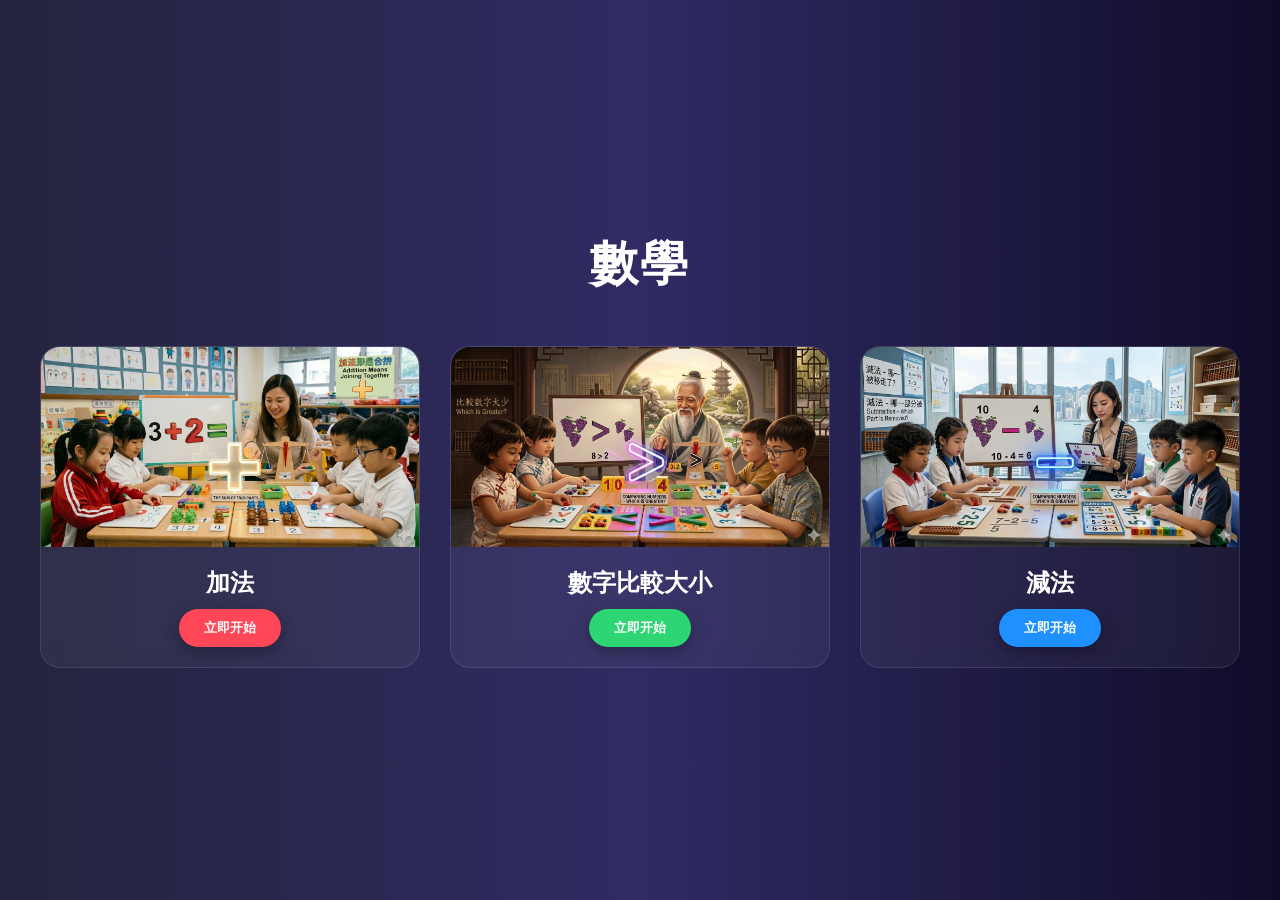
<file: index.html>
<!DOCTYPE html>
<html lang="zh-CN">
<head>
    <meta charset="UTF-8">
    <meta name="viewport" content="width=device-width, initial-scale=1.0">
    <title>數學</title>
    <link rel="stylesheet" href="style.css">
</head>
<body>

    <div class="container">
        <header>
            <h1>數學</h1>
        </header>

        <div class="game-grid">
            <div class="game-card" style="--color: #ff4757;">
                <div class="image-box">
                    <img src="./images/plus.png" alt="Game 1">
                </div>
                <div class="content">
                    <h2>加法</h2>
                    <button onclick="openGame('plus')">立即开始</button>
                </div>
            </div>

            <div class="game-card" style="--color: #2ed573;">
                <div class="image-box">
                    <img src="./images/compare.png" alt="Game 2">
                </div>
                <div class="content">
                    <h2>數字比較大小</h2>
                    <button onclick="openGame('compare')">立即开始</button>
                </div>
            </div>

            <div class="game-card" style="--color: #1e90ff;">
                <div class="image-box">
                    <img src="./images/minus.png" alt="Game 3">
                </div>
                <div class="content">
                    <h2>減法</h2>
                    <button onclick="openGame('minus')">立即开始</button>
                </div>
            </div>
        </div>
    </div>

    <script>
        function openGame(gameName) {
            //alert('正在启动: ' + gameName);
            // 这里可以跳转链接，例如 window.location.href = 'game_url.html';
            if (gameName == 'plus') {
                window.location.href = 'addition.html';
            } else if (gameName == 'minus') {
                window.location.href = 'minus.html';
            } else if (gameName == 'compare') {
                window.location.href = 'compare.html';
            }
        }
    </script>
</body>
</html>
</file>
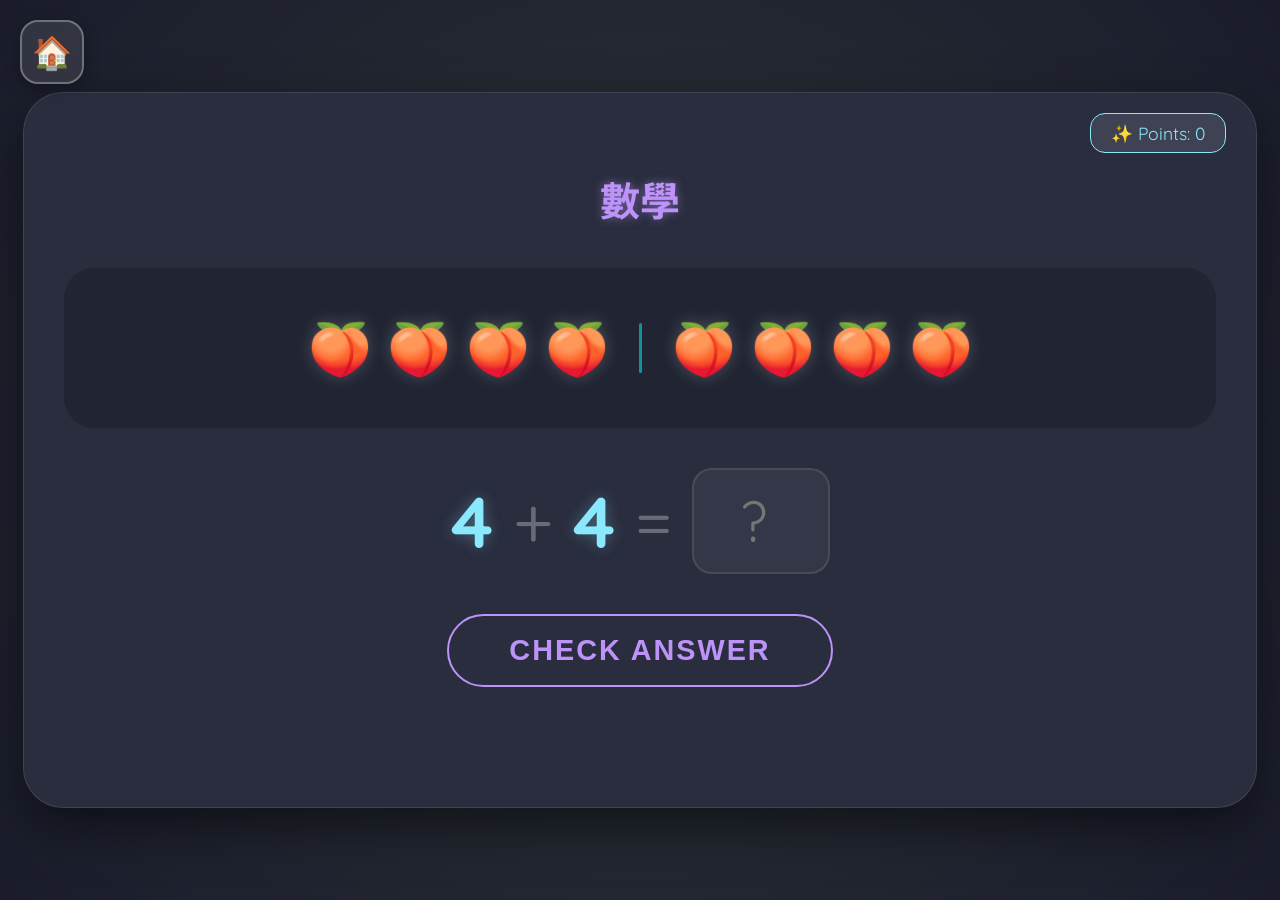
<file: addition.html>
<!DOCTYPE html>
<html lang="zh-Hant">
<head>
    <meta charset="UTF-8">
    <meta name="viewport" content="width=device-width, initial-scale=1.0">
    <title>星空加法挑戰 🌌</title>
    <style>
        @import url('https://fonts.googleapis.com/css2?family=Quicksand:wght@600;700&family=Noto+Sans+TC:wght@500;700&display=swap');

        :root {
            /* 深色時尚配色 */
            --bg-dark: #1a1c2c;
            --card-bg: #292d3e;
            --primary-glow: #bd93f9; /* 夢幻紫 */
            --secondary-glow: #8be9fd; /* 湖水藍 */
            --accent-pink: #ff79c6;
            --text-light: #f8f8f2;
        }

        body {
            font-family: 'Quicksand', 'Noto Sans TC', sans-serif;
            background: radial-gradient(circle at center, #2d3436 0%, #1a1c2c 100%);
            margin: 0;
            display: flex;
            justify-content: center;
            align-items: center;
            min-height: 100vh;
            color: var(--text-light);
        }

         /* --- Home Button 樣式 --- */
        .home-btn {
            position: absolute;
            top: 20px;
            left: 20px;
            width: 60px;
            height: 60px;
            background: rgba(255, 255, 255, 0.1);
            border: 2px solid rgba(255, 255, 255, 0.3);
            border-radius: 18px;
            display: flex;
            justify-content: center;
            align-items: center;
            font-size: 2rem;
            cursor: pointer;
            z-index: 100;
            backdrop-filter: blur(10px);
            transition: all 0.2s ease;
            box-shadow: 0 4px 15px rgba(0, 0, 0, 0.3);
            text-decoration: none; /* 如果是連結的話 */
        }

        .home-btn:active {
            transform: scale(0.9);
            background: rgba(255, 255, 255, 0.2);
        }

        .game-card {
            background: var(--card-bg);
            border-radius: 40px;
            box-shadow: 0 20px 50px rgba(0, 0, 0, 0.5);
            width: 90%;
            padding: 50px 40px;
            text-align: center;
            border: 1px solid rgba(255, 255, 255, 0.1);
            position: relative;
        }

        .score-board {
            position: absolute;
            top: 20px;
            right: 30px;
            background: rgba(255, 255, 255, 0.1);
            padding: 8px 20px;
            border-radius: 15px;
            font-size: 1.1rem;
            color: var(--secondary-glow);
            border: 1px solid var(--secondary-glow);
        }

        h1 {
            font-size: 2.5rem;
            margin-bottom: 40px;
            color: var(--primary-glow);
            text-shadow: 0 0 10px rgba(189, 147, 249, 0.5);
        }

        /* 視覺計數區 - 深色容器 */
        .visual-area {
            background: rgba(0, 0, 0, 0.2);
            border-radius: 30px;
            padding: 30px;
            margin-bottom: 40px;
            display: flex;
            justify-content: center;
            align-items: center;
            gap: 15px;
            flex-wrap: wrap;
            min-height: 100px;
        }

        .fruit {
            font-size: 3.2rem;
            filter: drop-shadow(0 0 8px rgba(255,255,255,0.2));
            transition: transform 0.3s;
        }

        .divider {
            width: 3px;
            height: 50px;
            background: rgba(0, 255, 255, 0.5);
            margin: 0 15px;
            border-radius: 10px;
        }

        /* 數學算式區 */
        .math-display {
            display: flex;
            justify-content: center;
            align-items: center;
            gap: 20px;
            font-size: 4.5rem;
        }

        .num-box {
            color: var(--secondary-glow);
            font-weight: 700;
            text-shadow: 0 0 15px rgba(139, 233, 253, 0.3);
        }

        .symbol {
            color: rgba(255, 255, 255, 0.3);
        }

        input {
            width: 130px;
            height: 100px;
            font-size: 3.5rem;
            text-align: center;
            background: rgba(255, 255, 255, 0.05);
            border: 2px solid rgba(255, 255, 255, 0.1);
            border-radius: 20px;
            color: var(--accent-pink);
            font-family: inherit;
            outline: none;
            transition: all 0.3s;
        }

        input:focus {
            border-color: var(--accent-pink);
            background: rgba(255, 255, 255, 0.1);
            box-shadow: 0 0 20px rgba(255, 121, 198, 0.2);
        }

        /* 霓虹感按鈕 */
        .check-btn {
            background: transparent;
            color: var(--primary-glow);
            border: 2px solid var(--primary-glow);
            padding: 18px 60px;
            font-size: 1.8rem;
            border-radius: 50px;
            cursor: pointer;
            margin-top: 40px;
            transition: all 0.3s ease;
            font-weight: 700;
            text-transform: uppercase;
            letter-spacing: 2px;
        }

        .check-btn:hover {
            background: var(--primary-glow);
            color: var(--bg-dark);
            box-shadow: 0 0 30px rgba(189, 147, 249, 0.4);
        }

        #feedback {
            margin-top: 30px;
            font-size: 1.6rem;
            min-height: 40px;
            font-weight: 500;
        }
    </style>
</head>
<body>

<div class="home-btn" onclick="goHome()">🏠</div>

<div class="game-card">
    <div class="score-board">✨ Points: <span id="score">0</span></div>
    <h1>數學</h1>

    <div class="visual-area" id="visual-area"></div>

    <div class="math-display">
        <div id="n1" class="num-box">0</div>
        <div class="symbol">+</div>
        <div id="n2" class="num-box">0</div>
        <div class="symbol">=</div>
        <input type="number" id="user-input" placeholder="?" inputmode="numeric">
    </div>

    <button class="check-btn" onclick="checkAnswer()">Check Answer</button>
    <div id="feedback"></div>
</div>

<script>
    let score = 0, n1, n2;
    // 使用亮色系的水果在暗背景下更出眾
    const fruits = ['🍓', '🍑', '🍋', '🍐', '🫐', '🍒', '🍩'];
    const successSound = new Audio('https://assets.mixkit.co/active_storage/sfx/2013/2013-preview.mp3'); // 輕快的鈴聲
    const failSound = new Audio('https://assets.mixkit.co/active_storage/sfx/2568/2568-preview.mp3');    // 提示音

    function init() {
        n1 = Math.floor(Math.random() * 5) + 1;
        n2 = Math.floor(Math.random() * 5) + 1;
        document.getElementById('n1').innerText = n1;
        document.getElementById('n2').innerText = n2;
        document.getElementById('user-input').value = '';
        document.getElementById('feedback').innerText = '';
        
        const area = document.getElementById('visual-area');
        const f = fruits[Math.floor(Math.random() * fruits.length)];
        area.innerHTML = '';
        
        for(let i=0; i<n1; i++) area.innerHTML += `<span class="fruit">${f}</span>`;
        area.innerHTML += `<div class="divider"></div>`;
        for(let i=0; i<n2; i++) area.innerHTML += `<span class="fruit">${f}</span>`;
    }

    function checkAnswer() {
        const val = parseInt(document.getElementById('user-input').value);
        const fb = document.getElementById('feedback');
        if(val === (n1 + n2)) {
            successSound.play();
            fb.innerText = "✨ Amazing! Heading to next star...";
            fb.style.color = "#50fa7b"; // 明亮的綠色
            score++;
            document.getElementById('score').innerText = score;
            setTimeout(init, 2000);
        } else {
            failSound.play();
            fb.innerText = "Let's count the space treats!";
            fb.style.color = "#ffb86c"; // 柔和的橘色
        }
    }
    // Home 按鈕功能
    function goHome() {
        // 你可以根據需要修改跳轉網址，例如 index.html
        window.location.href = "index.html"; 
    }

    init();
</script>

</body>
</html>
</file>
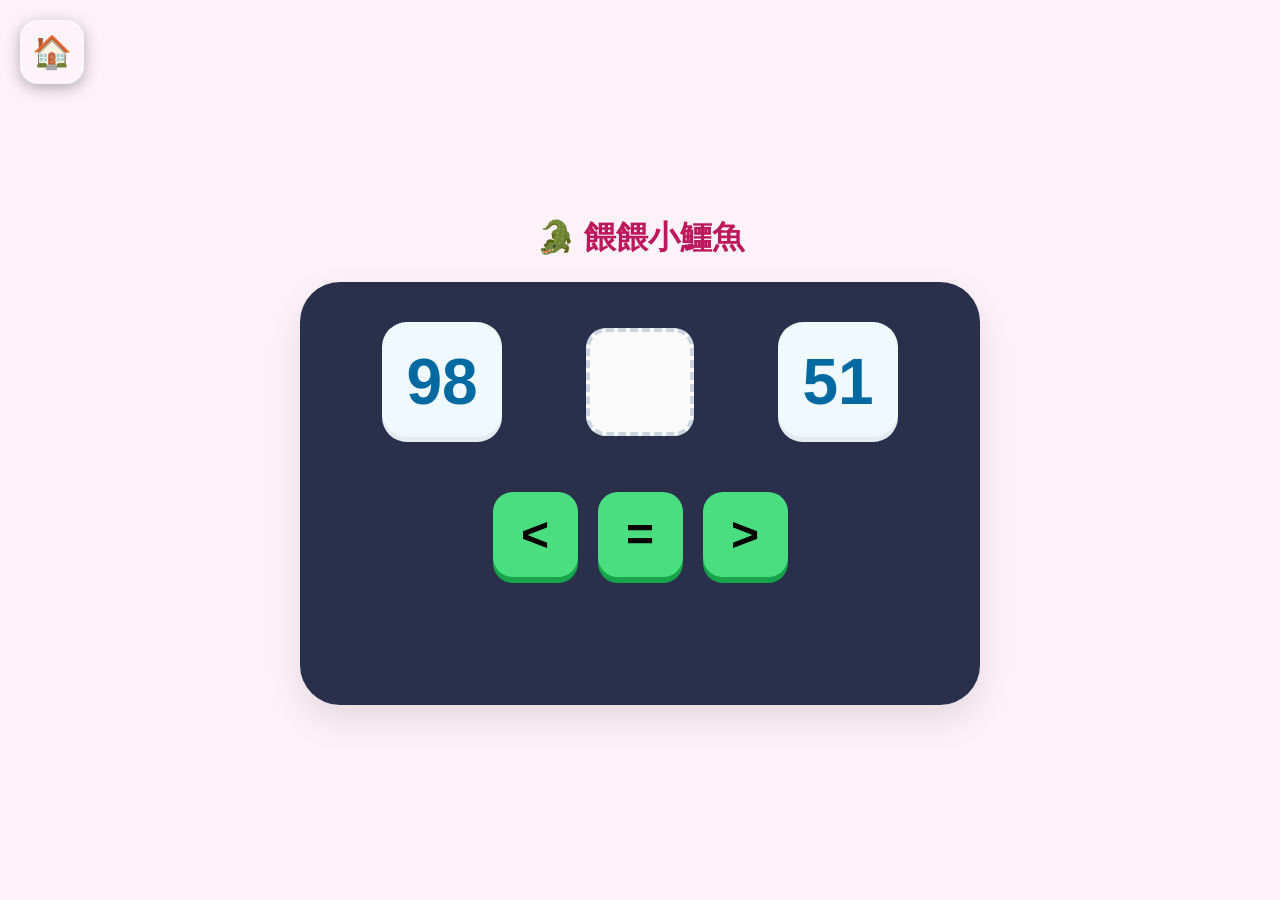
<file: compare.html>
<!DOCTYPE html>
<html lang="zh-Hant">
<head>
    <meta charset="UTF-8">
    <meta name="viewport" content="width=device-width, initial-scale=1.0, user-scalable=no">
    <title>數學大冒險</title>
    <style>
        body {
            font-family: 'Microsoft JhengHei', sans-serif;
            background: #fdf2f8; /* 柔和粉色系 */
            margin: 0;
            height: 100vh;
            display: flex;
            flex-direction: column;
            align-items: center;
            justify-content: center;
            touch-action: none;
            overflow: hidden;
        }

                 /* --- Home Button 樣式 --- */
        .home-btn {
            position: absolute;
            top: 20px;
            left: 20px;
            width: 60px;
            height: 60px;
            background: rgba(255, 255, 255, 0.1);
            border: 2px solid rgba(255, 255, 255, 0.3);
            border-radius: 18px;
            display: flex;
            justify-content: center;
            align-items: center;
            font-size: 2rem;
            cursor: pointer;
            z-index: 100;
            backdrop-filter: blur(10px);
            transition: all 0.2s ease;
            box-shadow: 0 4px 15px rgba(0, 0, 0, 0.3);
            text-decoration: none; /* 如果是連結的話 */
        }

        .home-btn:active {
            transform: scale(0.9);
            background: rgba(255, 255, 255, 0.2);
        }

        .container {
            background: #2a2f4c;
            padding: 40px;
            border-radius: 40px;
            box-shadow: 0 15px 35px rgba(0,0,0,0.1);
            text-align: center;
            width: 90%;
            max-width: 600px;
        }

        /* 數字顯示區 */
        .game-display {
            display: flex;
            justify-content: space-around;
            align-items: center;
            margin-bottom: 50px;
        }

        .num-card {
            width: 120px; height: 120px;
            background: #f0f9ff;
            border-radius: 25px;
            font-size: 4rem;
            font-weight: bold;
            color: #0369a1;
            display: flex; align-items: center; justify-content: center;
            box-shadow: inset 0 -5px 0 rgba(0,0,0,0.05);
        }

        .drop-zone {
            width: 100px; height: 100px;
            border: 4px dashed #cbd5e1;
            border-radius: 20px;
            font-size: 3.5rem;
            display: flex; align-items: center; justify-content: center;
            background: #fafafa;
        }

        /* 下方符號區 */
        .symbol-list {
            display: flex;
            gap: 20px;
            justify-content: center;
            height: 100px;
        }

        .drag-item {
            width: 85px; height: 85px;
            background: #4ade80;
            color: black;
            font-size: 3rem;
            font-weight: bold;
            display: flex; align-items: center; justify-content: center;
            border-radius: 20px;
            cursor: pointer;
            position: relative;
            z-index: 10;
            user-select: none;
            box-shadow: 0 6px 0 #16a34a;
        }

        /* 拖動中的樣子 */
        .drag-item.active {
            scale: 1.1;
            opacity: 0.9;
            box-shadow: 0 15px 30px rgba(0,0,0,0.2);
        }

        #msg { font-size: 1.8rem; font-weight: bold; margin-top: 30px; height: 1.5em; color: #16a34a; }
        .next-btn { 
            margin-top: 20px; padding: 15px 40px; background: #3b82f6; 
            color: white; border: none; border-radius: 15px; font-size: 1.2rem;
            display: none; cursor: pointer;
        }

        /* 手機適配 */
        @media (max-width: 500px) {
            .num-card { width: 80px; height: 80px; font-size: 2.5rem; }
            .drop-zone { width: 70px; height: 70px; font-size: 2.2rem; }
            .drag-item { width: 70px; height: 70px; font-size: 2.5rem; }
        }
    </style>
</head>

<div class="home-btn" onclick="goHome()">🏠</div>

<body>

    <h1 style="color: #be185d;">🐊 餵餵小鱷魚</h1>

    <div class="container">
        <div class="game-display">
            <div id="num1" class="num-card">?</div>
            <div id="slot" class="drop-zone"></div>
            <div id="num2" class="num-card">?</div>
        </div>

        <div class="symbol-list">
            <div class="drag-item" onpointerdown="onStart(event)">&lt;</div>
            <div class="drag-item" onpointerdown="onStart(event)">=</div>
            <div class="drag-item" onpointerdown="onStart(event)">&gt;</div>
        </div>

        <div id="msg"></div>
        <button id="next" class="next-btn" onclick="reset()">下一題 ➔</button>
    </div>

<script>
    // --- 音效系統 ---
    const ctx = new (window.AudioContext || window.webkitAudioContext)();
    function beep(f, t, d) {
        const o = ctx.createOscillator();
        const g = ctx.createGain();
        o.type = t; o.frequency.value = f;
        g.gain.setValueAtTime(0.1, ctx.currentTime);
        g.gain.exponentialRampToValueAtTime(0.01, ctx.currentTime + d);
        o.connect(g); g.connect(ctx.destination);
        o.start(); o.stop(ctx.currentTime + d);
    }
    const play = {
        pop: () => beep(600, 'sine', 0.1),
        win: () => { beep(523, 'sine', 0.2); setTimeout(()=>beep(659, 'sine', 0.2), 100); },
        no: () => beep(200, 'square', 0.2)
    };

    // --- 遊戲邏輯 ---
    let n1, n2, cur = null, startPos = {x:0, y:0};

    function reset() {
        n1 = Math.floor(Math.random()*100)+1;
        n2 = Math.floor(Math.random()*100)+1;
        document.getElementById('num1').innerText = n1;
        document.getElementById('num2').innerText = n2;
        document.getElementById('slot').innerText = '';
        document.getElementById('slot').style.background = '#fafafa';
        document.getElementById('msg').innerText = '';
        document.getElementById('next').style.display = 'none';
        document.querySelectorAll('.drag-item').forEach(i => {
            i.style.transform = 'translate(0,0)';
            i.style.display = 'flex';
        });
    }

    function onStart(e) {
        if (ctx.state === 'suspended') ctx.resume();
        cur = e.target;
        startPos = { x: e.clientX, y: e.clientY };
        cur.setPointerCapture(e.pointerId);
        cur.classList.add('active');
        cur.style.transition = 'none';
        play.pop();
    }

    window.onpointermove = (e) => {
        if (!cur) return;
        const dx = e.clientX - startPos.x;
        const dy = e.clientY - startPos.y;
        cur.style.transform = `translate(${dx}px, ${dy}px)`;
    };

    window.onpointerup = (e) => {
        if (!cur) return;
        cur.classList.remove('active');
        
        const slot = document.getElementById('slot').getBoundingClientRect();
        const me = cur.getBoundingClientRect();
        
        // 判定中心點碰撞
        const cx = me.left + me.width/2;
        const cy = me.top + me.height/2;

        if (cx > slot.left && cx < slot.right && cy > slot.top && cy < slot.bottom) {
            check(cur.innerText);
        } else {
            cur.style.transition = 'transform 0.3s cubic-bezier(0.5, 0, 0.5, 1.5)';
            cur.style.transform = 'translate(0,0)';
        }
        cur = null;
    };

    function check(val) {
        const correct = n1 > n2 ? '>' : (n1 < n2 ? '<' : '=');
        if (val === correct) {
            play.win();
            document.getElementById('slot').innerText = val;
            document.getElementById('slot').style.background = '#fef08a';
            document.getElementById('msg').innerText = '答對了！✨';
            document.getElementById('next').style.display = 'inline-block';
            document.querySelectorAll('.drag-item').forEach(i => i.style.display = 'none');
        } else {
            play.no();
            document.getElementById('msg').innerText = '再試試看 😋';
            cur.style.transition = 'transform 0.3s';
            cur.style.transform = 'translate(0,0)';
        }
    }

    function goHome() {
        // 你可以根據需要修改跳轉網址，例如 index.html
        window.location.href = "index.html"; 
    }

    reset();
</script>
</body>
</html>
</file>
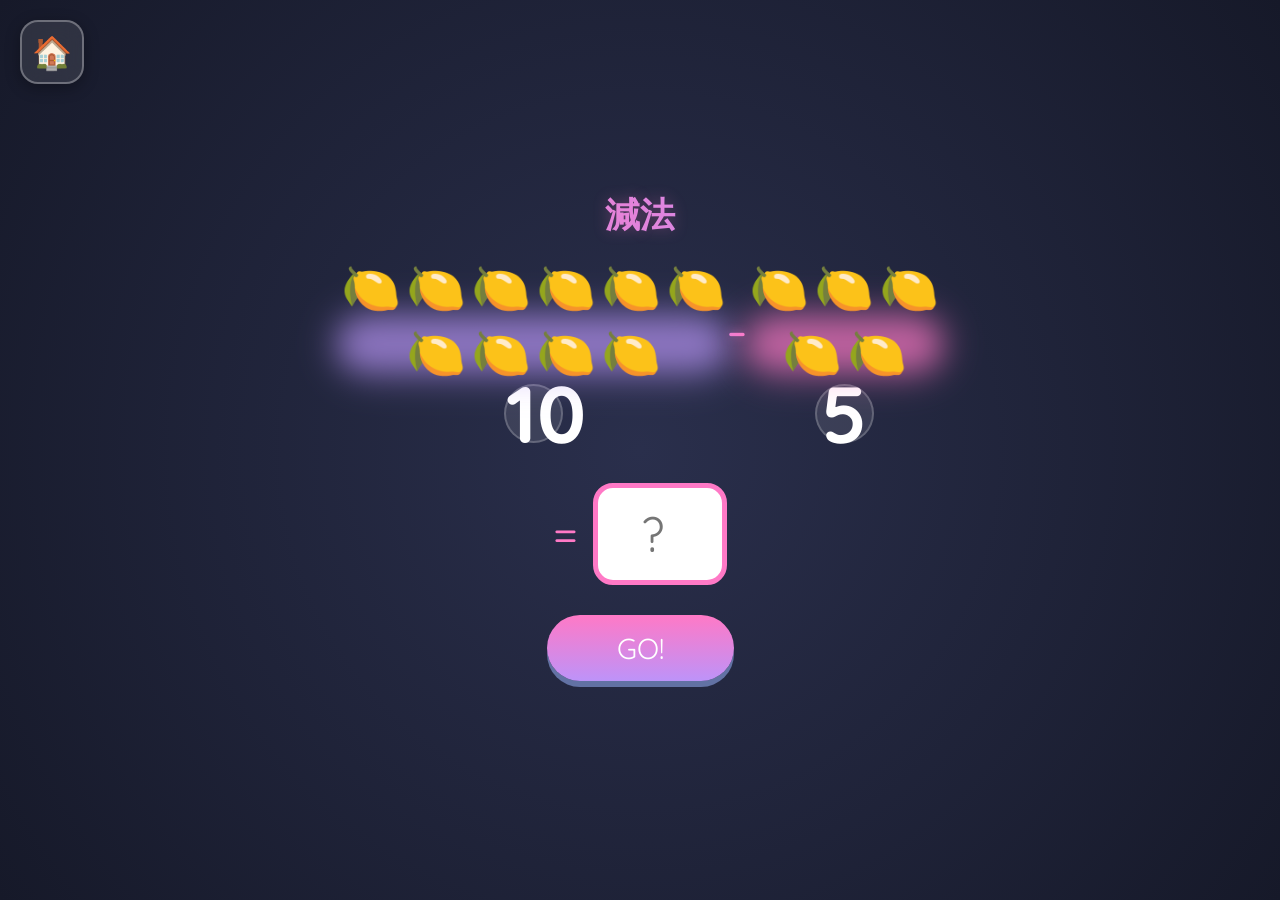
<file: minus.html>
<!DOCTYPE html>
<html lang="en">
<head>
    <meta charset="UTF-8">
    <meta name="viewport" content="width=device-width, initial-scale=1.0, maximum-scale=1.0, user-scalable=no">
    <title>Fruit Subtraction Adventure 🍓</title>
    <style>
        @import url('https://fonts.googleapis.com/css2?family=Quicksand:wght@600;700&display=swap');

        :root {
            --bg-deep: #1b1e33;
            --purple-glow: #b794f4;
            --cyan-glow: #81e6d9;
            --font-main: 'Quicksand', sans-serif;
        }

        body {
            margin: 0;
            background: radial-gradient(circle at center, #2a2f4c 0%, #161929 100%);
            color: white;
            font-family: var(--font-main);
            height: 100vh;
            display: flex;
            justify-content: center;
            align-items: center;
            overflow: hidden;
        }
        /* --- Home Button 樣式 --- */
        .home-btn {
            position: absolute;
            top: 20px;
            left: 20px;
            width: 60px;
            height: 60px;
            background: rgba(255, 255, 255, 0.1);
            border: 2px solid rgba(255, 255, 255, 0.3);
            border-radius: 18px;
            display: flex;
            justify-content: center;
            align-items: center;
            font-size: 2rem;
            cursor: pointer;
            z-index: 100;
            backdrop-filter: blur(10px);
            transition: all 0.2s ease;
            box-shadow: 0 4px 15px rgba(0, 0, 0, 0.3);
            text-decoration: none; /* 如果是連結的話 */
        }

        .home-btn:active {
            transform: scale(0.9);
            background: rgba(255, 255, 255, 0.2);
        }

        .container {
            position: relative;
            width: 95%;
            max-width: 600px;
            text-align: center;
        }

        h1 {
            font-size: 2.2rem;
            margin-bottom: 30px;
            background: linear-gradient(to right, #ff79c6, #bd93f9);
            -webkit-background-clip: text;
            -webkit-text-fill-color: transparent;
            text-shadow: 0 0 15px rgba(255, 121, 198, 0.3);
        }

        .game-area {
            display: flex;
            justify-content: space-around;
            align-items: flex-start;
            margin-bottom: 40px;
        }

        .cloud-section {
            display: flex;
            flex-direction: column;
            align-items: center;
            gap: 15px;
        }

        .cloud-wrapper {
            position: relative;
            min-width: 180px;
            height: 100px;
            display: flex;
            justify-content: center;
            align-items: center;
            animation: float 4s ease-in-out infinite;
        }

        .cloud-base {
            position: absolute;
            width: 100%;
            height: 50px;
            bottom: 0;
            border-radius: 50px;
            filter: blur(15px);
            opacity: 0.7;
            z-index: 1;
        }

        .purple { background: var(--purple-glow); box-shadow: 0 0 30px var(--purple-glow); }
        .cyan { background: #ff79c6; box-shadow: 0 0 30px #ff79c6; } /* 減法用粉色強調「拿走」 */

        .fruits {
            z-index: 2;
            font-size: 3.0rem;
            display: flex;
            flex-wrap: wrap;
            justify-content: center;
            gap: 5px;
        }

        .fruit-pop {
            display: inline-block;
            animation: pop 0.4s cubic-bezier(0.175, 0.885, 0.32, 1.275);
        }

        @keyframes pop {
            0% { transform: scale(0); }
            100% { transform: scale(1); }
        }

        .num-hint {
            font-size: 5rem;
            font-weight: 700;
            color: white;
            background: rgba(255, 255, 255, 0.1);
            width: 55px;
            height: 55px;
            line-height: 55px;
            border-radius: 50%;
            border: 2px solid rgba(255, 255, 255, 0.2);
        }

        .minus-sign {
            font-size: 3.5rem;
            align-self: center;
            margin-top: -50px;
            color: #ff79c6;
            text-shadow: 0 0 10px rgba(255, 121, 198, 0.5);
        }

        .input-row {
            display: flex;
            justify-content: center;
            align-items: center;
            gap: 15px;
            font-size: 3rem;
        }

        input {
            width: 120px;
            height: 90px;
            background: white;
            border-radius: 20px;
            border: 5px solid #ff79c6;
            font-size: 3rem;
            text-align: center;
            font-family: inherit;
            color: #1e293b;
            outline: none;
        }

        .go-btn {
            background: linear-gradient(180deg, #ff79c6 0%, #bd93f9 100%);
            color: white;
            padding: 15px 70px;
            font-size: 1.8rem;
            border-radius: 50px;
            border: none;
            cursor: pointer;
            box-shadow: 0 6px 0 #6272a4;
            margin-top: 30px;
            font-family: inherit;
            transition: 0.1s;
        }

        .go-btn:active {
            transform: translateY(3px);
            box-shadow: 0 3px 0 #6272a4;
        }

        @keyframes float {
            0%, 100% { transform: translateY(0); }
            50% { transform: translateY(-12px); }
        }

        #feedback-text {
            margin-top: 20px;
            font-size: 1.4rem;
            height: 30px;
            font-weight: 700;
        }
    </style>
</head>
<body>

<div class="home-btn" onclick="goHome()">🏠</div>

<div class="container">
    <h1>減法</h1>

    <div class="game-area">
        <div class="cloud-section">
            <div class="cloud-wrapper">
                <div class="cloud-base purple"></div>
                <div class="fruits" id="g1"></div>
            </div>
            <div class="num-hint" id="n1-text">0</div>
        </div>

        <div class="minus-sign">-</div>

        <div class="cloud-section">
            <div class="cloud-wrapper" style="animation-delay: -2s;">
                <div class="cloud-base cyan"></div>
                <div class="fruits" id="g2"></div>
            </div>
            <div class="num-hint" id="n2-text">0</div>
        </div>
    </div>

    <div class="input-row">
        <span style="color: #ff79c6;">=</span>
        <input type="number" id="ans" placeholder="?" inputmode="numeric">
    </div>

    <button class="go-btn" onclick="check()">GO!</button>
    <div id="feedback-text"></div>
</div>

<script>
    let val1, val2;
    const items = ['🍎', '🍓', '🍋', '🍐', '🫐', '🍒', '🍩'];
    
    const successSound = new Audio('https://assets.mixkit.co/active_storage/sfx/2013/2013-preview.mp3'); // 輕快的鈴聲
    const soundWrong = new Audio('https://assets.mixkit.co/active_storage/sfx/2568/2568-preview.mp3');    // 提示音

    function refresh() {
        // 確保 val1 永遠大於或等於 val2 (避免負數)
        val1 = Math.floor(Math.random() * 10) + 4; // 4-10 之間
        val2 = Math.floor(Math.random() * val1);  // 0 到 val1 之間
        
        const icon = items[Math.floor(Math.random() * items.length)];
        
        renderFruits('g1', val1, icon);
        renderFruits('g2', val2, icon);
        
        document.getElementById('n1-text').innerText = val1;
        document.getElementById('n2-text').innerText = val2;
        document.getElementById('ans').value = '';
        document.getElementById('feedback-text').innerText = '';
    }

    function renderFruits(id, count, icon) {
        const container = document.getElementById(id);
        container.innerHTML = '';
        for(let i=0; i<count; i++) {
            const span = document.createElement('span');
            span.className = 'fruit-pop';
            span.innerText = icon;
            container.appendChild(span);
        }
        //soundPop.currentTime = 0;
        //soundPop.play().catch(()=>{});
    }

    function check() {
        const input = parseInt(document.getElementById('ans').value);
        const feedback = document.getElementById('feedback-text');
        
        if(input === (val1 - val2)) {
            successSound.play().catch(()=>{});
            feedback.innerText = "Amazing! Subtraction Hero! ✨";
            feedback.style.color = "#50fa7b";
            setTimeout(refresh, 2000);
        } else {
            soundWrong.play().catch(()=>{});
            feedback.innerText = "Try counting back! 🍎";
            feedback.style.color = "#ff79c6";
        }
    }

    // Home 按鈕功能
    function goHome() {
        // 你可以根據需要修改跳轉網址，例如 index.html
        window.location.href = "index.html"; 
    }

    refresh();
</script>

</body>
</html>
</file>
<file: style.css>
* {
    margin: 0;
    padding: 0;
    box-sizing: border-box;
    font-family: 'Segoe UI', Tahoma, Geneva, Verdana, sans-serif;
}

body {
    background: #0f0c29;
    background: linear-gradient(to right, #24243e, #302b63, #0f0c29);
    color: white;
    min-height: 100vh;
    display: flex;
    justify-content: center;
    align-items: center;
    padding: 20px;
}

.container {
    max-width: 1200px;
    width: 100%;
}

header {
    text-align: center;
    margin-bottom: 50px;
    animation: fadeInDown 1s ease;
}

header h1 {
    font-size: 3rem;
    letter-spacing: 2px;
    text-transform: uppercase;
    -webkit-background-clip: text;
    color:white
}

/* 网格布局 */
.game-grid {
    display: grid;
    grid-template-columns: repeat(auto-fit, minmax(300px, 1fr));
    gap: 30px;
}

/* 卡片基础样式 */
.game-card {
    position: relative;
    background: rgba(255, 255, 255, 0.05);
    border-radius: 20px;
    overflow: hidden;
    transition: 0.5s ease;
    border: 1px solid rgba(255, 255, 255, 0.1);
    backdrop-filter: blur(10px);
}

/* 悬停动画：卡片升起、发光 */
.game-card:hover {
    transform: translateY(-15px);
    box-shadow: 0 15px 35px var(--color);
    border: 1px solid var(--color);
}

.image-box {
    width: 100%;
    height: 200px;
    overflow: hidden;
}

.image-box img {
    width: 100%;
    height: 100%;
    object-fit: cover;
    transition: 0.5s;
}

.game-card:hover .image-box img {
    transform: scale(1.1); /* 图片轻微放大 */
}

.content {
    padding: 20px;
    text-align: center;
}

.content h2 {
    margin-bottom: 10px;
    font-size: 1.5rem;
}

.content p {
    font-size: 0.9rem;
    color: #ccc;
    margin-bottom: 20px;
}

/* 按钮样式 */
button {
    padding: 10px 25px;
    background: var(--color);
    border: none;
    border-radius: 25px;
    color: white;
    font-weight: bold;
    cursor: pointer;
    transition: 0.3s;
    box-shadow: 0 5px 15px rgba(0,0,0,0.3);
}

button:hover {
    transform: scale(1.1);
    filter: brightness(1.2);
}

/* 入场动画 */
@keyframes fadeInDown {
    from {
        opacity: 0;
        transform: translateY(-30px);
    }
    to {
        opacity: 1;
        transform: translateY(0);
    }
}
</file>
